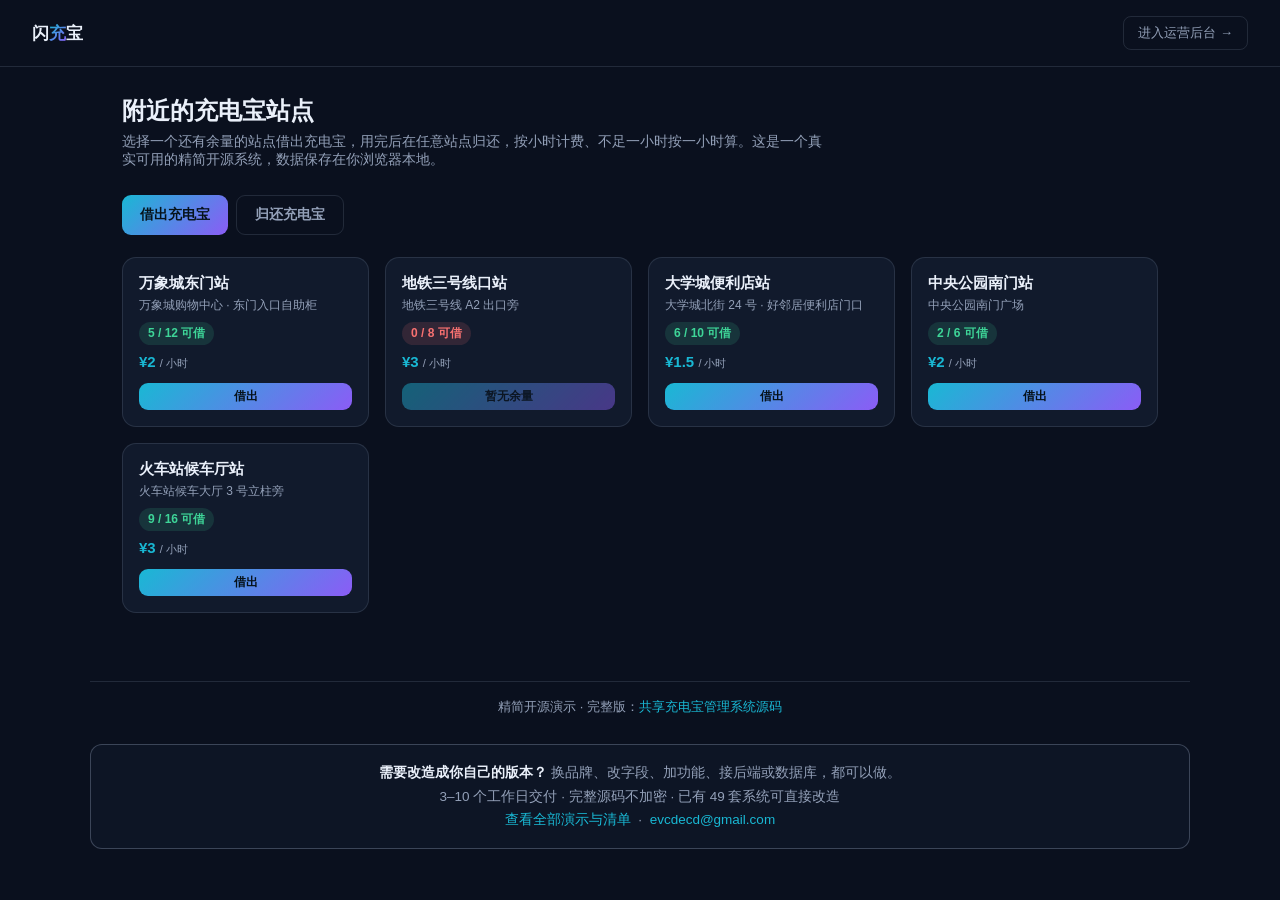
<file: index.html>
<!DOCTYPE html>
<html lang="zh-CN">
<head>
<meta charset="UTF-8">
<meta name="viewport" content="width=device-width, initial-scale=1.0">
<title>共享充电宝租借系统（精简开源版）</title>
<meta name="description" content="免费开源的共享充电宝租借管理系统精简版：站点浏览、扫码借出、异地归还、按小时计费，后台站点与订单管理，真实增删改查功能，纯前端+localStorage实现，可作为学习或二次开发起点。">
<link rel="stylesheet" href="style.css">
</head>
<body>
  <header class="topbar">
    <div class="brand">闪<span class="accent">充</span>宝</div>
    <a href="admin.html" class="nav-link">进入运营后台 →</a>
  </header>

  <main class="container">
    <div class="page-head">
      <h1>附近的充电宝站点</h1>
      <p>选择一个还有余量的站点借出充电宝，用完后在任意站点归还，按小时计费、不足一小时按一小时算。这是一个真实可用的精简开源系统，数据保存在你浏览器本地。</p>
    </div>

    <div class="tab-row">
      <button class="tab-btn active" id="tabBorrow">借出充电宝</button>
      <button class="tab-btn" id="tabReturn">归还充电宝</button>
    </div>

    <section id="panelBorrow">
      <div id="stationGrid" class="prop-grid"></div>
    </section>

    <section id="panelReturn" style="display:none">
      <div class="lookup-box">
        <div class="field">
          <label>手机号</label>
          <input id="lookupPhoneInput" type="text" placeholder="输入借出时填写的手机号，查询进行中的订单">
        </div>
        <button class="btn btn-primary" id="btnLookup">查询</button>
      </div>
      <div id="lookupMsg"></div>
      <div id="activeRentalList" class="rental-list"></div>
    </section>
  </main>

  <!-- Borrow modal -->
  <div class="modal-backdrop" id="borrowModalBackdrop">
    <div class="modal">
      <button class="modal-close" id="btnCloseBorrowModal">&times;</button>
      <h2 id="borrowStationName"></h2>
      <p class="sub" id="borrowStationInfo"></p>
      <div id="borrowMsg"></div>
      <form id="borrowForm" novalidate>
        <div class="field">
          <label>手机号</label>
          <input id="borrowPhoneInput" type="text" required placeholder="用于识别你的借出订单">
        </div>
        <button type="submit" class="btn btn-primary btn-block">确认借出</button>
      </form>
    </div>
  </div>

  <!-- Return modal -->
  <div class="modal-backdrop" id="returnModalBackdrop">
    <div class="modal">
      <button class="modal-close" id="btnCloseReturnModal">&times;</button>
      <h2>归还充电宝</h2>
      <p class="sub" id="returnRentalInfo"></p>
      <div id="returnMsg"></div>
      <form id="returnForm" novalidate>
        <div class="field">
          <label>归还站点</label>
          <select id="returnStationSelect" required></select>
        </div>
        <button type="submit" class="btn btn-primary btn-block">确认归还</button>
      </form>
      <div id="returnResult"></div>
    </div>
  </div>

  <script src="data.js"></script>
  <script src="script.js"></script>

<footer style="margin:40px auto 16px;max-width:1100px;padding:16px 20px 0;border-top:1px solid var(--line,rgba(147,160,184,.18));text-align:center;color:var(--muted,#93A0B8);font-size:13px">精简开源演示 &middot; 完整版：<a href="https://inzyxuashop.com/chongdianbao-yuanma.html" target="_blank" rel="noopener" style="color:var(--cyan,#19B8D4);text-decoration:none">共享充电宝管理系统源码</a></footer>

<!-- custom-delivery -->
<div style="max-width:1100px;margin:28px auto 34px;padding:16px 20px;border:1px solid rgba(147,160,184,.35);border-radius:12px;background:rgba(17,26,44,.55);font:13.5px/1.75 -apple-system,BlinkMacSystemFont,'Segoe UI','PingFang SC','Microsoft YaHei',sans-serif;color:#93a0b8;text-align:center">
  <strong style="color:#eaf0fa">需要改造成你自己的版本？</strong>
  换品牌、改字段、加功能、接后端或数据库，都可以做。<br>
  3–10 个工作日交付 · 完整源码不加密 · 已有 49 套系统可直接改造<br>
  <a href="https://inzyxuashop.com" style="color:#19b8d4;text-decoration:none">查看全部演示与清单</a>
  &nbsp;·&nbsp;
  <a href="mailto:evcdecd@gmail.com" style="color:#19b8d4;text-decoration:none">evcdecd@gmail.com</a>
</div>
</body>
</html>
</file>
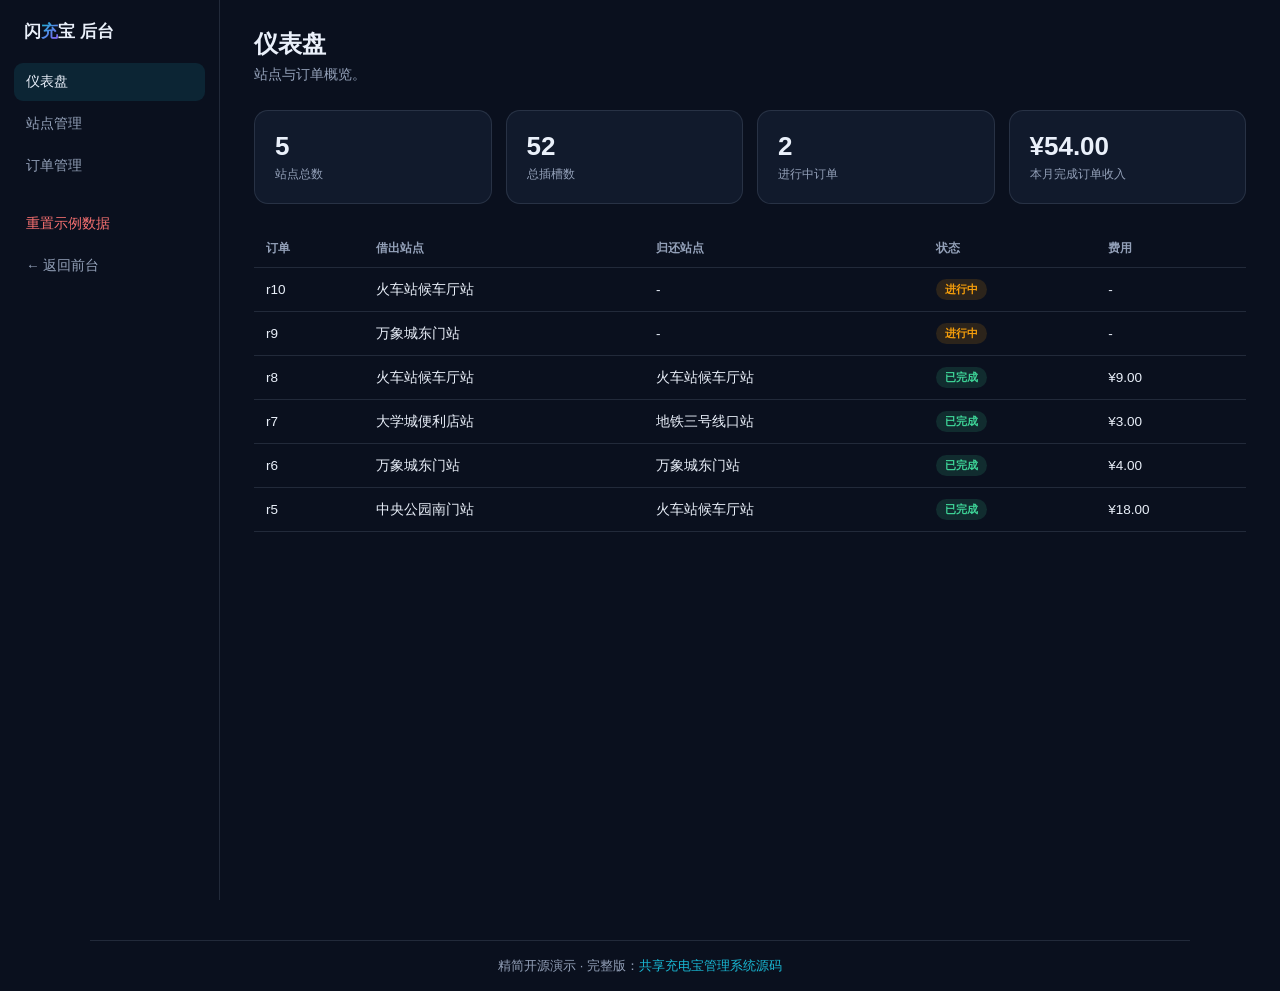
<file: admin.html>
<!DOCTYPE html>
<html lang="zh-CN">
<head>
<meta charset="UTF-8">
<meta name="viewport" content="width=device-width, initial-scale=1.0">
<title>运营后台 · 共享充电宝租借系统（精简开源版）</title>
<link rel="stylesheet" href="style.css">
</head>
<body>
  <div class="admin-layout">
    <aside class="sidebar">
      <div class="brand">闪<span class="accent">充</span>宝 后台</div>
      <div class="side-link active" data-view="dashboard">仪表盘</div>
      <div class="side-link" data-view="stations">站点管理</div>
      <div class="side-link" data-view="rentals">订单管理</div>
      <div class="side-link" id="btnResetData" style="margin-top:20px;color:var(--red)">重置示例数据</div>
      <a href="index.html" class="side-link">← 返回前台</a>
    </aside>

    <main class="admin-main">
      <section id="view-dashboard" class="admin-view active">
        <div class="page-head"><h1>仪表盘</h1><p>站点与订单概览。</p></div>
        <div class="stat-grid" id="statGrid"></div>
        <table>
          <thead><tr><th>订单</th><th>借出站点</th><th>归还站点</th><th>状态</th><th>费用</th></tr></thead>
          <tbody id="recentRentalsBody"></tbody>
        </table>
      </section>

      <section id="view-stations" class="admin-view">
        <div class="page-head"><h1>站点管理</h1><p>添加、编辑或删除充电宝站点。</p></div>
        <div class="table-toolbar">
          <span></span>
          <button class="btn btn-primary btn-sm" id="btnAddStation">+ 新增站点</button>
        </div>
        <table>
          <thead><tr><th>站点名称</th><th>位置</th><th>可借/总插槽</th><th>价格/小时</th><th>操作</th></tr></thead>
          <tbody id="stationsBody"></tbody>
        </table>
      </section>

      <section id="view-rentals" class="admin-view">
        <div class="page-head"><h1>订单管理</h1><p>查看全部借出与归还订单。</p></div>
        <div class="table-toolbar">
          <div class="filter-row" id="rentalFilters">
            <button class="filter-btn active" data-status="all">全部</button>
            <button class="filter-btn" data-status="active">进行中</button>
            <button class="filter-btn" data-status="completed">已完成</button>
          </div>
        </div>
        <table>
          <thead><tr><th>订单号</th><th>手机号</th><th>借出站点</th><th>归还站点</th><th>借出时间</th><th>归还时间</th><th>状态</th><th>费用</th></tr></thead>
          <tbody id="rentalsBody"></tbody>
        </table>
      </section>
    </main>
  </div>

  <div class="modal-backdrop" id="stationModalBackdrop">
    <div class="modal">
      <button class="modal-close" id="btnCloseStationModal">&times;</button>
      <h2 id="stationModalTitle">新增站点</h2>
      <div id="stationModalMsg"></div>
      <form id="stationForm" novalidate>
        <input type="hidden" id="stationIdInput">
        <div class="field"><label>站点名称</label><input id="stationNameInput" type="text" required></div>
        <div class="field"><label>位置</label><input id="stationLocationInput" type="text" required></div>
        <div class="field-row">
          <div class="field"><label>总插槽数</label><input id="stationTotalInput" type="number" min="1" required></div>
          <div class="field"><label>当前可借数</label><input id="stationAvailInput" type="number" min="0" required></div>
        </div>
        <div class="field"><label>价格/小时（元）</label><input id="stationPriceInput" type="number" min="0" step="0.5" required></div>
        <button type="submit" class="btn btn-primary btn-block">保存</button>
      </form>
    </div>
  </div>

  <script src="data.js"></script>
  <script src="admin.js"></script>

<footer style="margin:40px auto 16px;max-width:1100px;padding:16px 20px 0;border-top:1px solid var(--line,rgba(147,160,184,.18));text-align:center;color:var(--muted,#93A0B8);font-size:13px">精简开源演示 &middot; 完整版：<a href="https://inzyxuashop.com/chongdianbao-yuanma.html" target="_blank" rel="noopener" style="color:var(--cyan,#19B8D4);text-decoration:none">共享充电宝管理系统源码</a></footer>
</body>
</html>
</file>
<file: style.css>
:root{--ink:#0A101E;--surface:#111a2c;--surface2:#16223a;--line:rgba(147,160,184,.18);--muted:#93A0B8;--text:#EAF0FA;--cyan:#19B8D4;--violet:#8B5CF6;--green:#3ED598;--red:#F87171;--amber:#F59E0B;--radius:14px;color-scheme:dark}
*{box-sizing:border-box}
body{margin:0;background:var(--ink);color:var(--text);font-family:-apple-system,BlinkMacSystemFont,"Segoe UI","PingFang SC","Microsoft YaHei",sans-serif;min-height:100vh}
a{color:inherit;text-decoration:none}

.topbar{display:flex;align-items:center;justify-content:space-between;padding:16px 32px;border-bottom:1px solid var(--line)}
.brand{font-size:17px;font-weight:700}
.brand .accent{background:linear-gradient(135deg,var(--cyan),var(--violet));-webkit-background-clip:text;background-clip:text;color:transparent}
.nav-link{font-size:13px;color:var(--muted);border:1px solid var(--line);padding:7px 14px;border-radius:8px}
.nav-link:hover{border-color:var(--cyan);color:var(--text)}

.container{max-width:1100px;margin:0 auto;padding:28px 32px}
.page-head h1{font-size:24px;font-weight:700;margin:0 0 6px}
.page-head p{color:var(--muted);font-size:14px;margin:0 0 26px;max-width:700px}

.tab-row{display:flex;gap:8px;margin-bottom:22px}
.tab-btn{font-family:inherit;font-size:13.5px;font-weight:600;padding:10px 18px;border-radius:9px;border:1px solid var(--line);background:transparent;color:var(--muted);cursor:pointer}
.tab-btn.active{background:linear-gradient(135deg,var(--cyan),var(--violet));border:none;color:#06121A}

.prop-grid{display:grid;grid-template-columns:repeat(auto-fill,minmax(240px,1fr));gap:16px}
.prop-card{background:var(--surface);border:1px solid var(--line);border-radius:var(--radius);overflow:hidden;transition:transform .2s,border-color .2s}
.station-card:hover{transform:translateY(-3px);border-color:rgba(25,184,212,.4)}
.prop-card__body{padding:16px}
.prop-card__body h3{margin:0 0 4px;font-size:15px}
.prop-card__loc{font-size:12px;color:var(--muted);margin-bottom:8px}
.prop-card__price{font-size:15px;font-weight:700;color:var(--cyan);margin-bottom:12px}
.prop-card__price span{font-size:11px;color:var(--muted);font-weight:400}
.slot-row{margin-bottom:8px}
.slot-count{display:inline-block;font-size:12px;font-weight:700;padding:3px 9px;border-radius:999px;background:rgba(62,213,152,.14);color:var(--green)}
.slot-count.empty{background:rgba(248,113,113,.14);color:var(--red)}

.lookup-box{display:flex;gap:10px;align-items:flex-end;margin-bottom:16px;max-width:520px}
.lookup-box .field{flex:1;margin-bottom:0}
.rental-list{display:flex;flex-direction:column;gap:10px}
.rental-item{display:flex;align-items:center;justify-content:space-between;background:var(--surface);border:1px solid var(--line);border-radius:var(--radius);padding:14px 18px}
.rental-item .muted{color:var(--muted);font-size:12px}

.modal-backdrop{position:fixed;inset:0;background:rgba(4,8,16,.75);display:none;align-items:center;justify-content:center;padding:20px;z-index:50}
.modal-backdrop.show{display:flex}
.modal{background:var(--surface);border:1px solid var(--line);border-radius:18px;max-width:460px;width:100%;max-height:88vh;overflow:auto;padding:26px}
.modal h2{margin:0 0 6px;font-size:18px}
.modal .sub{color:var(--muted);font-size:12.5px;margin:0 0 18px}
.modal-close{float:right;background:none;border:none;color:var(--muted);font-size:20px;cursor:pointer}

.field{display:flex;flex-direction:column;gap:6px;margin-bottom:14px}
.field label{font-size:12px;color:var(--muted);font-weight:600}
.field input,.field select,.field textarea{background:rgba(147,160,184,.06);border:1px solid var(--line);border-radius:8px;padding:9px 11px;color:var(--text);font-family:inherit;font-size:13.5px;outline:none;width:100%}
.field input:focus,.field select:focus,.field textarea:focus{border-color:var(--cyan)}
.field-row{display:grid;grid-template-columns:1fr 1fr;gap:10px}

.btn{font-family:inherit;font-size:13.5px;font-weight:600;padding:10px 18px;border-radius:9px;border:1px solid var(--line);background:transparent;color:var(--text);cursor:pointer}
.btn:hover{border-color:var(--cyan)}
.btn:disabled{opacity:.45;cursor:not-allowed}
.btn:disabled:hover{border-color:var(--line)}
.btn-primary{background:linear-gradient(135deg,var(--cyan),var(--violet));border:none;color:#06121A}
.btn-block{width:100%}
.btn-sm{padding:5px 11px;font-size:12px}
.btn-danger{border-color:rgba(248,113,113,.4);color:var(--red)}

.msg{margin:0 0 14px;font-size:12.5px;padding:9px 12px;border-radius:8px}
.msg.error{background:rgba(248,113,113,.1);border:1px solid rgba(248,113,113,.3);color:var(--red)}
.msg.success{background:rgba(62,213,152,.1);border:1px solid rgba(62,213,152,.3);color:var(--green)}

/* admin */
.admin-layout{display:flex;min-height:100vh}
.sidebar{width:220px;flex-shrink:0;border-right:1px solid var(--line);padding:20px 14px}
.sidebar .brand{padding:0 10px 20px}
.side-link{display:block;padding:10px 12px;border-radius:9px;font-size:13.5px;color:var(--muted);margin-bottom:4px;cursor:pointer}
.side-link:hover{background:rgba(147,160,184,.06)}
.side-link.active{background:rgba(25,184,212,.12);color:var(--text)}
.admin-main{flex:1;padding:28px 34px;overflow:auto}
.admin-view{display:none}
.admin-view.active{display:block}

.stat-grid{display:grid;grid-template-columns:repeat(4,1fr);gap:14px;margin-bottom:26px}
.stat-card{background:var(--surface);border:1px solid var(--line);border-radius:var(--radius);padding:20px}
.stat-card .num{font-size:26px;font-weight:800}
.stat-card .label{font-size:12px;color:var(--muted);margin-top:4px}

table{width:100%;border-collapse:collapse;font-size:13.5px}
th{text-align:left;padding:10px 12px;color:var(--muted);font-weight:600;border-bottom:1px solid var(--line);font-size:12px}
td{padding:11px 12px;border-bottom:1px solid var(--line)}
.badge{display:inline-block;font-size:11px;font-weight:700;padding:3px 9px;border-radius:999px}
.badge.completed{background:rgba(62,213,152,.14);color:var(--green)}
.badge.active{background:rgba(245,158,11,.14);color:var(--amber)}
.table-actions{display:flex;gap:6px}
.table-toolbar{display:flex;justify-content:space-between;align-items:center;margin-bottom:16px}
.filter-row{display:flex;gap:6px}
.filter-btn{font-size:12px;padding:6px 12px;border-radius:999px;border:1px solid var(--line);background:transparent;color:var(--muted);cursor:pointer}
.filter-btn.active{border-color:var(--cyan);color:var(--text)}

@media (max-width:820px){
  .admin-layout{flex-direction:column}
  .sidebar{width:100%;display:flex;overflow-x:auto;border-right:none;border-bottom:1px solid var(--line)}
  .stat-grid{grid-template-columns:repeat(2,1fr)}
  .lookup-box{flex-direction:column;align-items:stretch}
}
</file>
